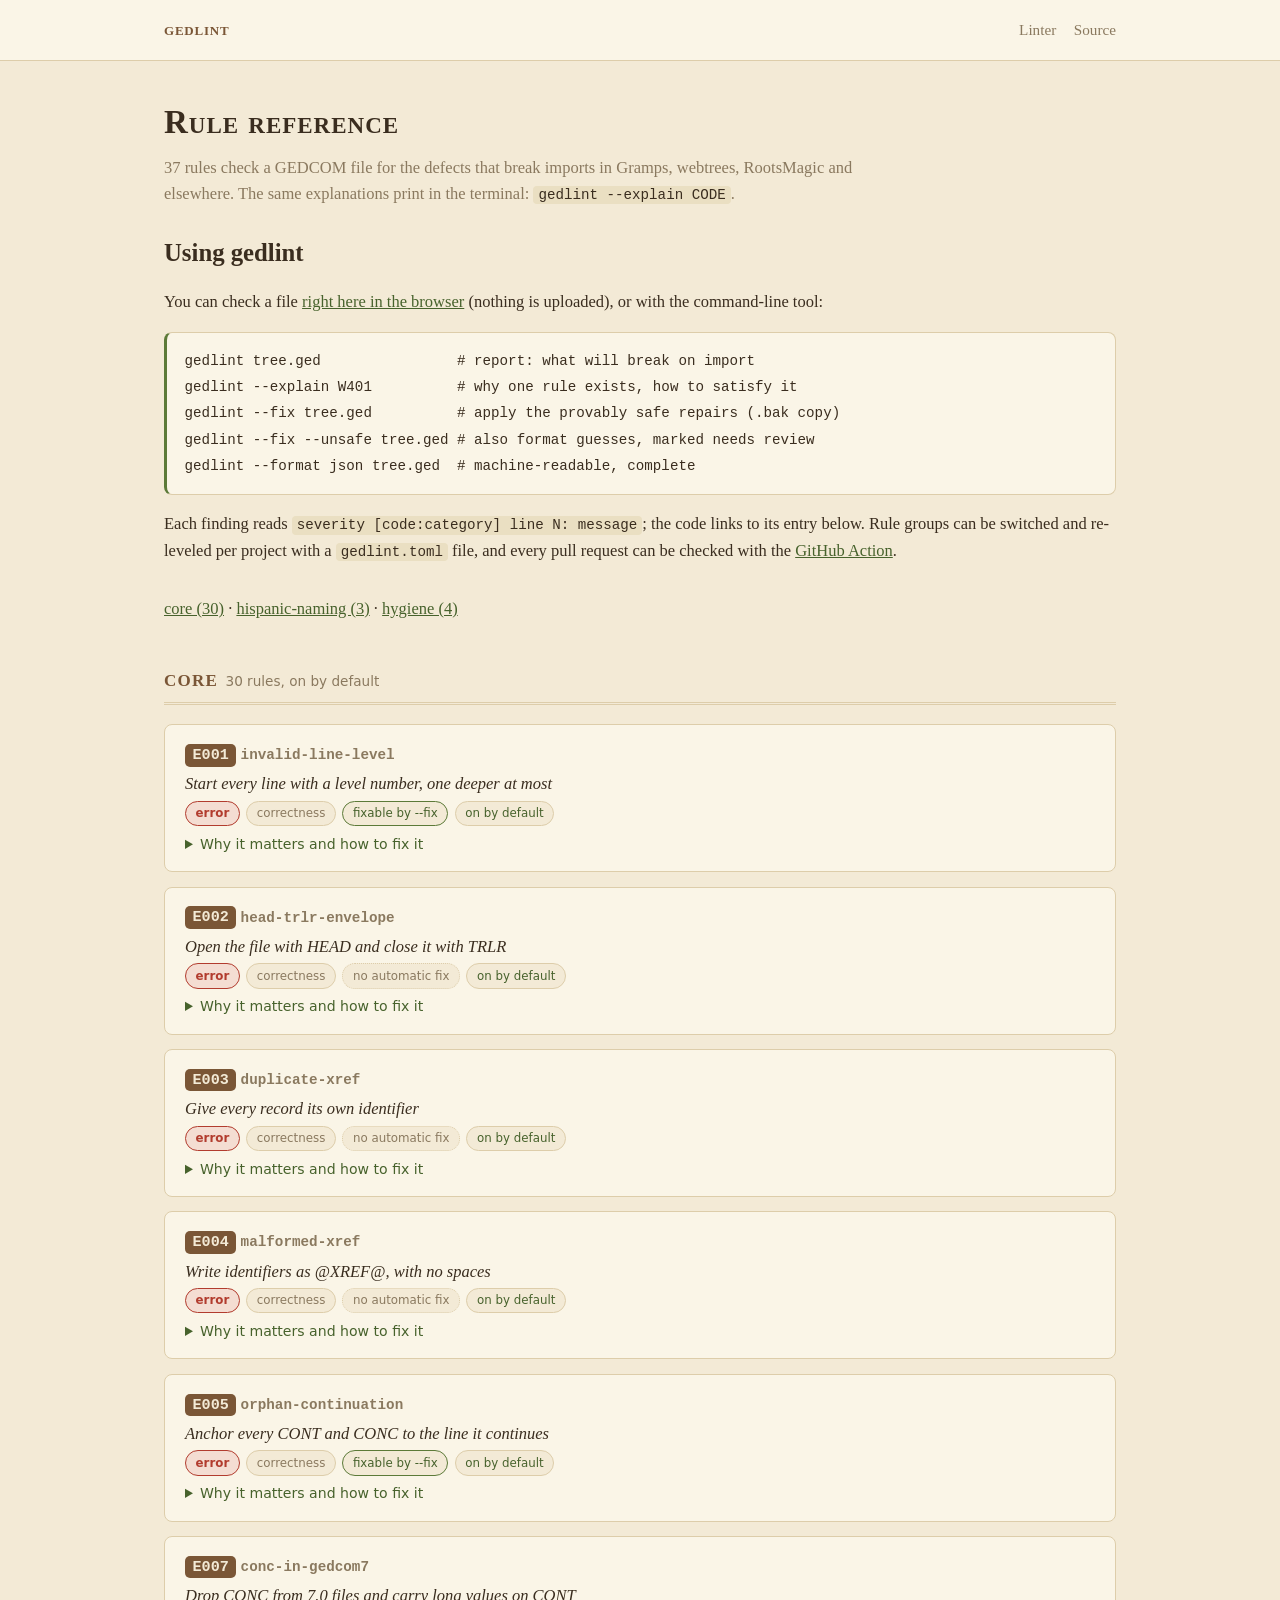
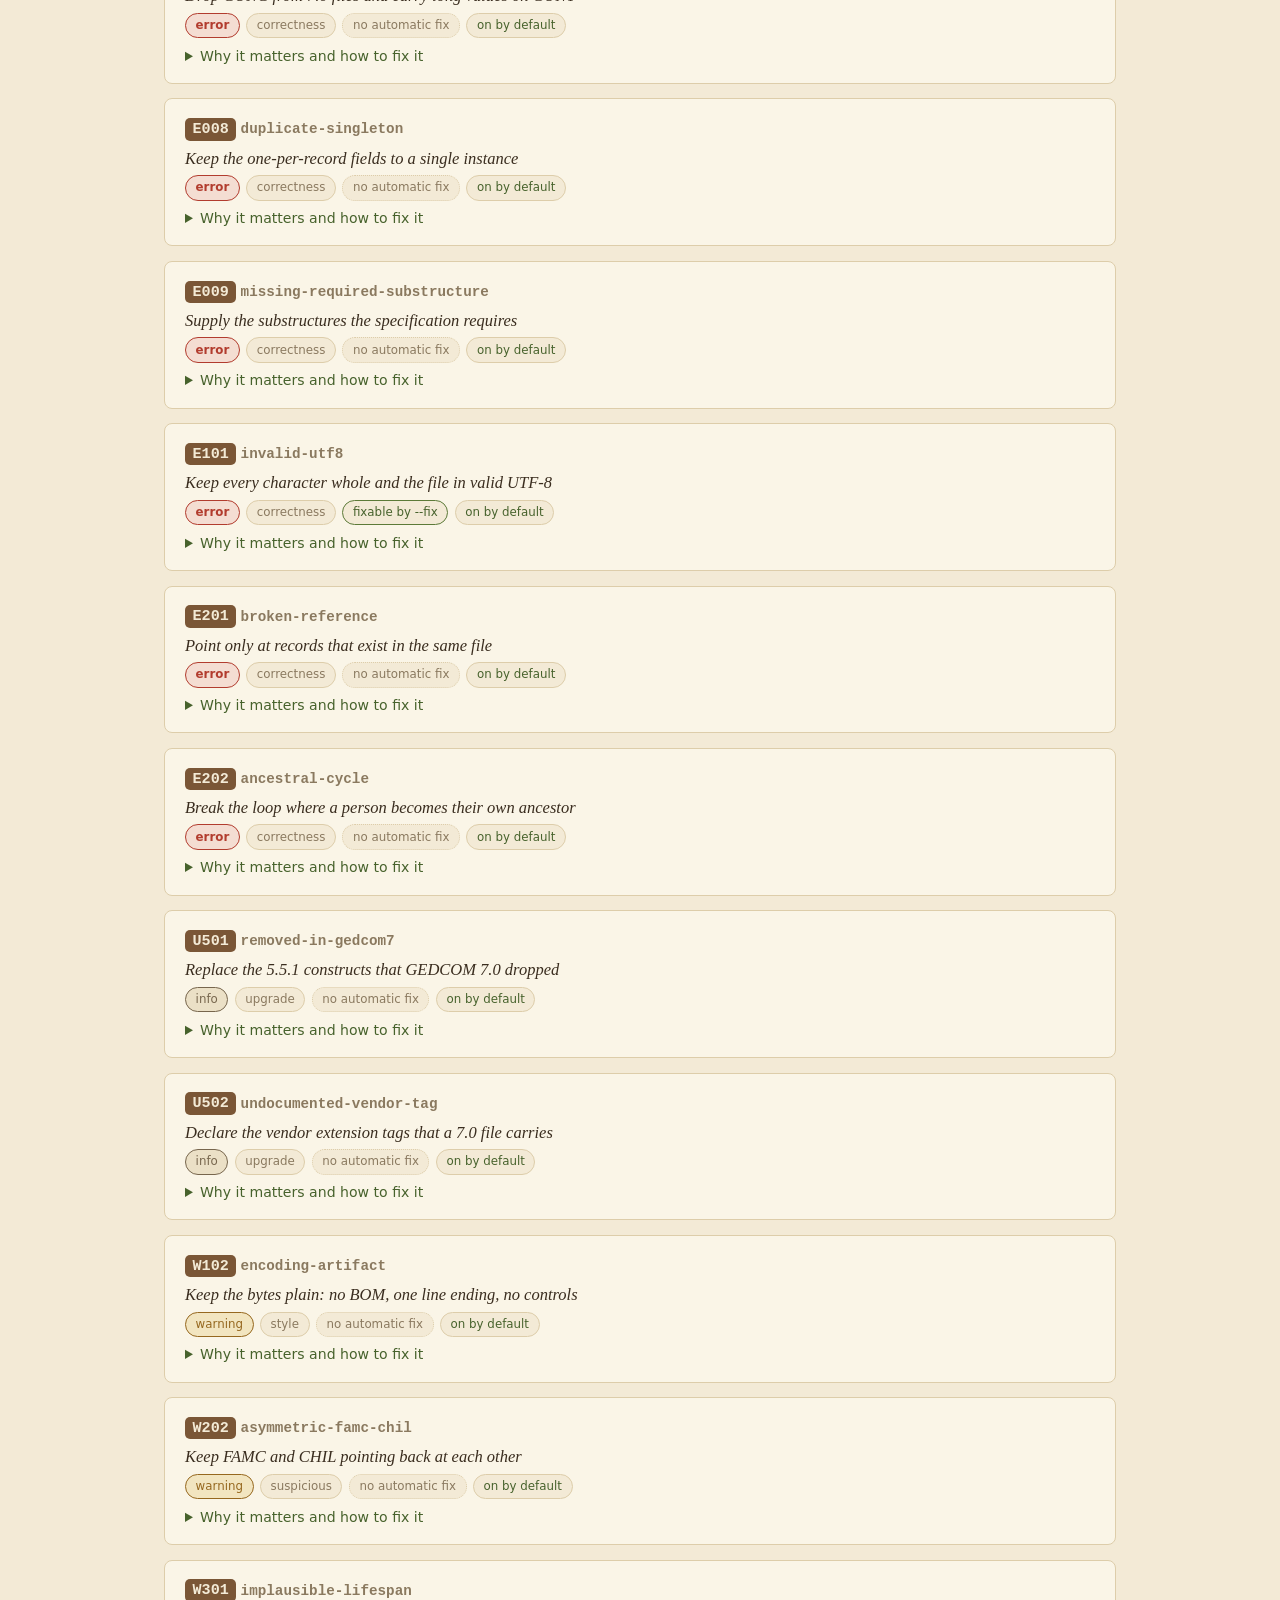
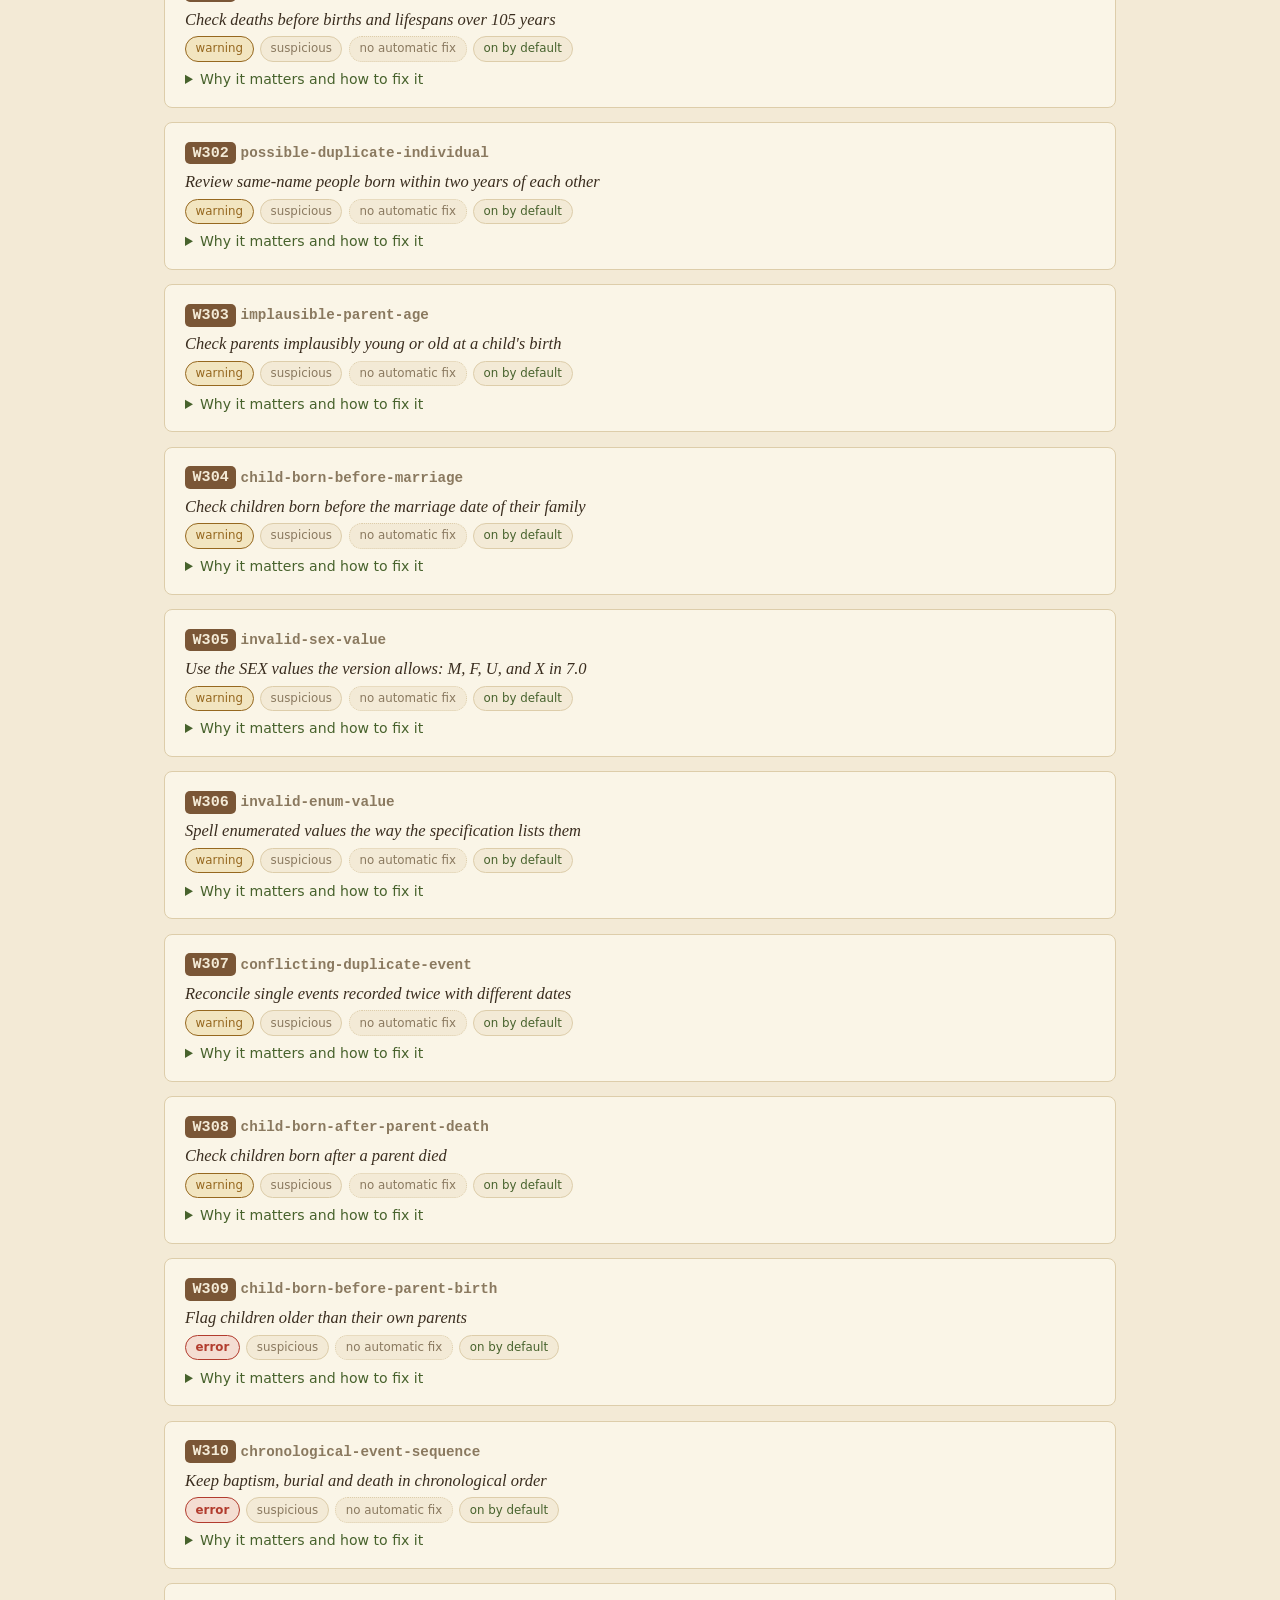
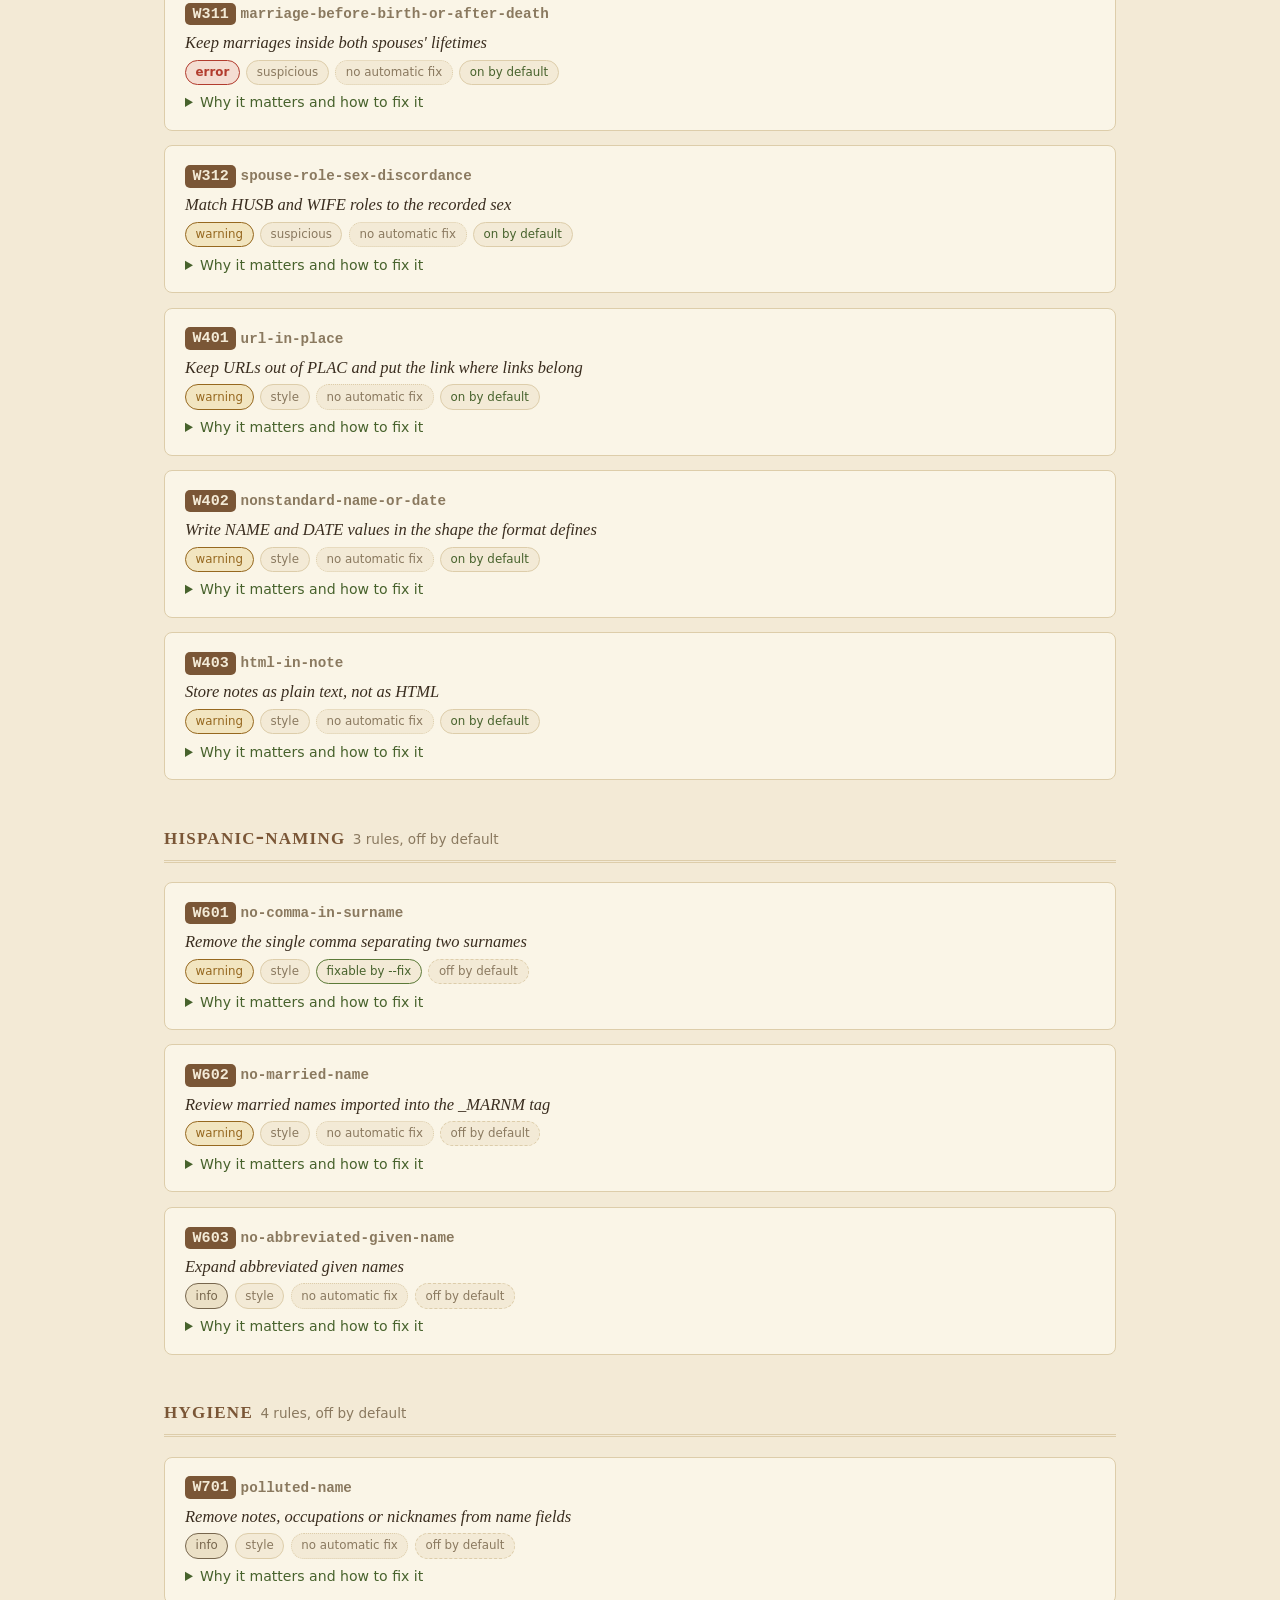
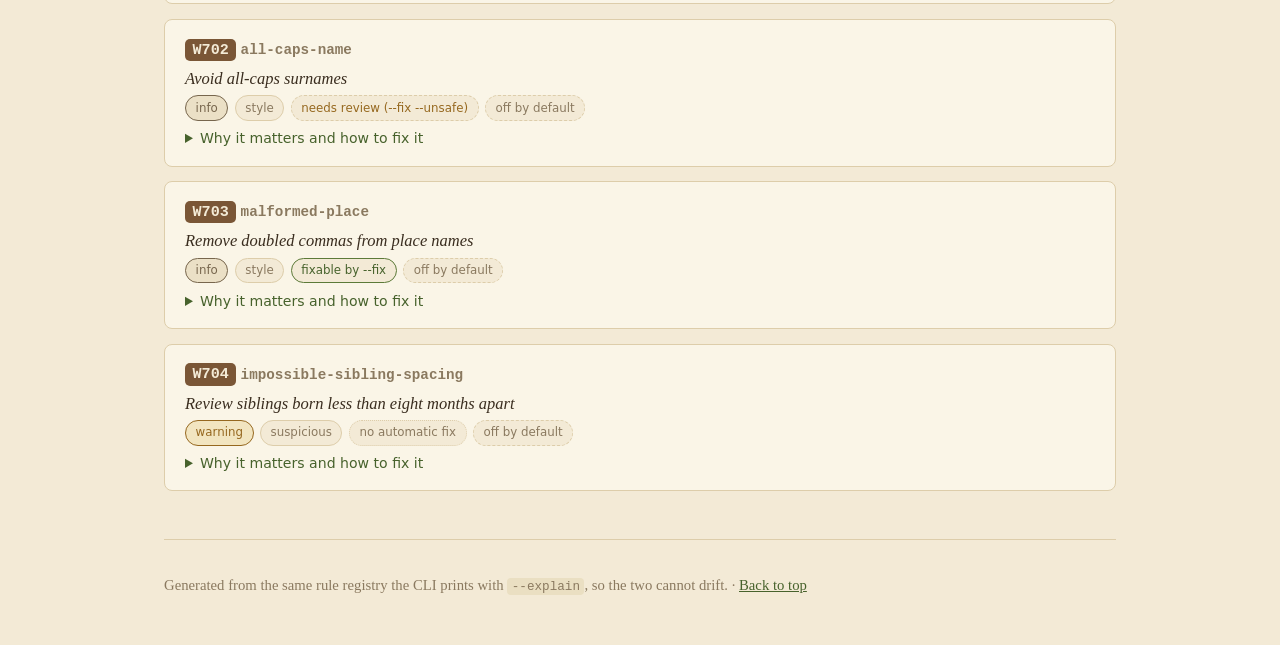
<file: web/rules.html>
<!DOCTYPE html>
<html lang="en">
<head>
<meta charset="utf-8">
<meta http-equiv="Content-Security-Policy" content="default-src 'none'; style-src 'self'; img-src data:; base-uri 'none'; form-action 'none'">
<meta name="viewport" content="width=device-width, initial-scale=1">
<meta name="color-scheme" content="light dark">
<meta name="description" content="Every gedlint rule: what breaks in Gramps, webtrees, RootsMagic and other genealogy software, and how to fix it.">
<title>gedlint rules reference</title>
<link rel="stylesheet" href="rules.css">
</head>
<body class="style-reference" id="top">
<header class="site-head"><div class="wrap head-row"><span class="brand">gedlint</span><nav class="head-nav"><a href="index.html">Linter</a><a href="https://github.com/pmontp19/gedlint" rel="noopener">Source</a></nav></div></header>
<main class="wrap">
<h1>Rule reference</h1>
<p class="lede">37 rules check a GEDCOM file for the defects that break imports in Gramps, webtrees, RootsMagic and elsewhere. The same explanations print in the terminal: <code>gedlint --explain CODE</code>.</p>
<section class="usage" id="usage">
<h2>Using gedlint</h2>
<p>You can check a file <a href="index.html">right here in the browser</a> (nothing is uploaded), or with the command-line tool:</p>
<pre><code>gedlint tree.ged                # report: what will break on import
gedlint --explain W401          # why one rule exists, how to satisfy it
gedlint --fix tree.ged          # apply the provably safe repairs (.bak copy)
gedlint --fix --unsafe tree.ged # also format guesses, marked needs review
gedlint --format json tree.ged  # machine-readable, complete</code></pre>
<p>Each finding reads <code>severity [code:category] line N: message</code>; the code links to its entry below. Rule groups can be switched and re-leveled per project with a <code>gedlint.toml</code> file, and every pull request can be checked with the <a href="https://github.com/pmontp19/gedlint#github-action" rel="noopener">GitHub Action</a>.</p>
</section>
<nav class="toc" aria-label="Rules">
<p><a href="#rs-core">core (30)</a> &middot; <a href="#rs-hispanic-naming">hispanic-naming (3)</a> &middot; <a href="#rs-hygiene">hygiene (4)</a></p>
</nav>
<section class="ruleset" id="rs-core">
<h2>core <span class="rs-meta">30 rules, on by default</span></h2>
<article class="rule" id="E001">
<h3><a class="anchor" href="#E001"><code>E001</code></a> <span class="rname">invalid-line-level</span></h3>
<p class="rtitle">Start every line with a level number, one deeper at most</p>
<ul class="badges">
<li class="b sev-error">error</li>
<li class="b cat">correctness</li>
<li class="b fix-safe">fixable by --fix</li>
<li class="b on">on by default</li>
</ul>
<details>
<summary>Why it matters and how to fix it</summary>
<h4>Why it matters</h4>
<p>The level number at the start of a line is the only thing that says what the line belongs to. A line without one (a note or a source transcription that wrapped onto its own line is the usual cause) or a line that jumps two levels at once leaves the importer with nowhere to put the text: Gramps and webtrees list it in the import log and drop it, and lenient importers hang it off the previous person. Either way the note, place or source is missing from the tree you end up with.</p>
<h4>How to fix it</h4>
<p>Continuation text belongs on a CONT line one level deeper than the line it continues: &quot;1 NOTE first part&quot; followed by &quot;2 CONT second part&quot;. <code>gedlint --fix</code> adds that prefix for you. For a level jump, add the missing intermediate line or lower the level so it grows by one at most.</p>
</details>
</article>
<article class="rule" id="E002">
<h3><a class="anchor" href="#E002"><code>E002</code></a> <span class="rname">head-trlr-envelope</span></h3>
<p class="rtitle">Open the file with HEAD and close it with TRLR</p>
<ul class="badges">
<li class="b sev-error">error</li>
<li class="b cat">correctness</li>
<li class="b fix-none">no automatic fix</li>
<li class="b on">on by default</li>
</ul>
<details>
<summary>Why it matters and how to fix it</summary>
<h4>Why it matters</h4>
<p>A GEDCOM file is an envelope: HEAD first, TRLR last. Readers take the version and the character set from the header before anything else, so a file that starts with a record or ends without TRLR is commonly refused outright with &quot;not a GEDCOM file&quot;, and a program that does open it treats whatever follows TRLR as if it were not there.</p>
<h4>How to fix it</h4>
<p>Move the HEAD record to the very first line and leave a single &quot;0 TRLR&quot; as the last one. Delete anything after TRLR, or move it above TRLR when it is a real record. Two exports concatenated into one file is the usual origin.</p>
</details>
</article>
<article class="rule" id="E003">
<h3><a class="anchor" href="#E003"><code>E003</code></a> <span class="rname">duplicate-xref</span></h3>
<p class="rtitle">Give every record its own identifier</p>
<ul class="badges">
<li class="b sev-error">error</li>
<li class="b cat">correctness</li>
<li class="b fix-none">no automatic fix</li>
<li class="b on">on by default</li>
</ul>
<details>
<summary>Why it matters and how to fix it</summary>
<h4>Why it matters</h4>
<p>The @I123@ identifier is how one record points at another. When two records share it, every pointer that names it becomes ambiguous and importers resolve it to whichever of the two they read last: children end up attached to the wrong parents, or one of the two people is swallowed by the other.</p>
<h4>How to fix it</h4>
<p>Renumber one of the two records to an unused identifier and update the pointers that meant that one. If the two records are the same person exported twice, merge them in your genealogy program and export again.</p>
</details>
</article>
<article class="rule" id="E004">
<h3><a class="anchor" href="#E004"><code>E004</code></a> <span class="rname">malformed-xref</span></h3>
<p class="rtitle">Write identifiers as @XREF@, with no spaces</p>
<ul class="badges">
<li class="b sev-error">error</li>
<li class="b cat">correctness</li>
<li class="b fix-none">no automatic fix</li>
<li class="b on">on by default</li>
</ul>
<details>
<summary>Why it matters and how to fix it</summary>
<h4>Why it matters</h4>
<p>An identifier must be an @...@ token with no spaces and no nesting. A malformed one matches nothing, so every link into that record breaks at once: the person keeps their name but arrives in the new program without parents, children or sources.</p>
<h4>How to fix it</h4>
<p>Rewrite it as @ plus letters, digits or underscores plus @, for example @I42@, and make sure every pointer that references the record uses exactly the same spelling. Hand-editing a GEDCOM is where this normally comes from.</p>
</details>
</article>
<article class="rule" id="E005">
<h3><a class="anchor" href="#E005"><code>E005</code></a> <span class="rname">orphan-continuation</span></h3>
<p class="rtitle">Anchor every CONT and CONC to the line it continues</p>
<ul class="badges">
<li class="b sev-error">error</li>
<li class="b cat">correctness</li>
<li class="b fix-safe">fixable by --fix</li>
<li class="b on">on by default</li>
</ul>
<details>
<summary>Why it matters and how to fix it</summary>
<h4>Why it matters</h4>
<p>CONT and CONC continue the value of the line directly above them, one level up, and they never nest inside each other. One that hangs from nothing, or from another CONT or CONC, continues nothing: strict importers drop the text and lenient ones paste it into a neighbouring field. Long notes and record transcriptions are what usually come out mangled. A CONT nested under a CONC has only one possible meaning: it continues the same value the CONC continues, and only its level number is wrong.</p>
<h4>How to fix it</h4>
<p>Put the CONT or CONC line exactly one level below the value line it belongs to, and never chain one under another: &quot;1 NOTE line one&quot;, &quot;2 CONT line two&quot;, &quot;2 CONT line three&quot;. <code>gedlint --fix</code> rewrites the level of a nested continuation for you, and only the number in column one changes, so you can judge the result against the text. A CONT or CONC with no line above it at all is left for you to place, because only you know which value it was meant to continue.</p>
</details>
</article>
<article class="rule" id="E007">
<h3><a class="anchor" href="#E007"><code>E007</code></a> <span class="rname">conc-in-gedcom7</span></h3>
<p class="rtitle">Drop CONC from 7.0 files and carry long values on CONT</p>
<ul class="badges">
<li class="b sev-error">error</li>
<li class="b cat">correctness</li>
<li class="b fix-none">no automatic fix</li>
<li class="b on">on by default</li>
</ul>
<details>
<summary>Why it matters and how to fix it</summary>
<h4>Why it matters</h4>
<p>GEDCOM 7 removed CONC and reserved the tag (spec 1.3), so a 7.0 reader is entitled to refuse the file outright or to skip the line. Skipping it costs you the tail of the value: a long note or place name arrives cut off exactly where the exporter chose to split it, and nothing says so.</p>
<h4>How to fix it</h4>
<p>Join the CONC fragments back into the value of their parent line, which 7.0 allows because it has no line-length limit, and keep CONT only where you want a real line break. Staying on 5.5.1 is the other valid answer if you are not migrating yet.</p>
</details>
</article>
<article class="rule" id="E008">
<h3><a class="anchor" href="#E008"><code>E008</code></a> <span class="rname">duplicate-singleton</span></h3>
<p class="rtitle">Keep the one-per-record fields to a single instance</p>
<ul class="badges">
<li class="b sev-error">error</li>
<li class="b cat">correctness</li>
<li class="b fix-none">no automatic fix</li>
<li class="b on">on by default</li>
</ul>
<details>
<summary>Why it matters and how to fix it</summary>
<h4>Why it matters</h4>
<p>The specification allows exactly one SEX per person, one HUSB and one WIFE per family, one GEDC in the header, and one of each detail such as DATE, PLAC or CAUS inside a given event block. A second copy is almost always a merge leftover, and importers silently keep whichever they read first or last: the birth date your program shows afterwards may not be the one you meant to keep.</p>
<h4>How to fix it</h4>
<p>Decide which value is right, delete the other, and give genuinely different information its own block. A second marriage is a second MARR event, not a second DATE inside the first one.</p>
</details>
</article>
<article class="rule" id="E009">
<h3><a class="anchor" href="#E009"><code>E009</code></a> <span class="rname">missing-required-substructure</span></h3>
<p class="rtitle">Supply the substructures the specification requires</p>
<ul class="badges">
<li class="b sev-error">error</li>
<li class="b cat">correctness</li>
<li class="b fix-none">no automatic fix</li>
<li class="b on">on by default</li>
</ul>
<details>
<summary>Why it matters and how to fix it</summary>
<h4>Why it matters</h4>
<p>Some lines are not optional. The header needs GEDC with its VERS, which is how a reader learns whether the file is 5.5.1 or 7.0; in 7.0 a custom EVEN or FACT needs a TYPE and an LDS ordinance STAT needs a DATE. Without the version the importer guesses, and guessing wrong changes how dates, names and the character encoding are read for the entire file.</p>
<h4>How to fix it</h4>
<p>Add the missing lines: &quot;1 GEDC&quot; with &quot;2 VERS 5.5.1&quot; (or 7.0) inside HEAD, a &quot;2 TYPE ...&quot; under each custom EVEN or FACT, and a DATE under each ordinance STAT.</p>
</details>
</article>
<article class="rule" id="E101">
<h3><a class="anchor" href="#E101"><code>E101</code></a> <span class="rname">invalid-utf8</span></h3>
<p class="rtitle">Keep every character whole and the file in valid UTF-8</p>
<ul class="badges">
<li class="b sev-error">error</li>
<li class="b cat">correctness</li>
<li class="b fix-safe">fixable by --fix</li>
<li class="b on">on by default</li>
</ul>
<details>
<summary>Why it matters and how to fix it</summary>
<h4>Why it matters</h4>
<p>MyHeritage cuts long values at a fixed byte count, and when the cut falls inside an accented character its two halves end up on different CONC lines. What is left is not valid UTF-8: where &quot;José&quot; belongs the importer shows a replacement box or a truncated &quot;Jos&quot;, and some readers refuse the file outright. The same rule fires when the file is not UTF-8 at all while presenting itself as UTF-8.</p>
<h4>How to fix it</h4>
<p><code>gedlint --fix</code> rejoins the split characters, which is a safe and invertible repair. If the whole file is in a legacy encoding instead, convert it to UTF-8, or declare the real encoding in &quot;1 CHAR&quot; so readers stop decoding it as UTF-8.</p>
</details>
</article>
<article class="rule" id="E201">
<h3><a class="anchor" href="#E201"><code>E201</code></a> <span class="rname">broken-reference</span></h3>
<p class="rtitle">Point only at records that exist in the same file</p>
<ul class="badges">
<li class="b sev-error">error</li>
<li class="b cat">correctness</li>
<li class="b fix-none">no automatic fix</li>
<li class="b on">on by default</li>
</ul>
<details>
<summary>Why it matters and how to fix it</summary>
<h4>Why it matters</h4>
<p>A pointer such as &quot;1 FAMC @F12@&quot; promises that @F12@ is in the file. When it is not, the link is simply lost on import: the child arrives without parents, the citation without its source, the person without their photograph. A partial export of a larger tree, or a record deleted by hand, is the classic cause.</p>
<h4>How to fix it</h4>
<p>Either add the missing record to the file or delete the pointer that names it. In 7.0, @VOID@ is the correct way to say &quot;deliberately nothing here&quot;. When the file came from a filtered export, re-export the whole tree instead.</p>
</details>
</article>
<article class="rule" id="E202">
<h3><a class="anchor" href="#E202"><code>E202</code></a> <span class="rname">ancestral-cycle</span></h3>
<p class="rtitle">Break the loop where a person becomes their own ancestor</p>
<ul class="badges">
<li class="b sev-error">error</li>
<li class="b cat">correctness</li>
<li class="b fix-none">no automatic fix</li>
<li class="b on">on by default</li>
</ul>
<details>
<summary>Why it matters and how to fix it</summary>
<h4>Why it matters</h4>
<p>A directed cycle through parent links (a child attached as their own grandparent after a bad merge or a mistyped identifier) has no valid reading: chart generators recurse forever or stop at an arbitrary depth, relationship calculators report contradictory paths, and exporters either loop or drop whole branches without warning.</p>
<h4>How to fix it</h4>
<p>Follow the chain named in the message and unlink the wrong parent or child connection in your genealogy program, then export again. When two records describe the same person, merge them instead of linking them as parent and child.</p>
</details>
</article>
<article class="rule" id="U501">
<h3><a class="anchor" href="#U501"><code>U501</code></a> <span class="rname">removed-in-gedcom7</span></h3>
<p class="rtitle">Replace the 5.5.1 constructs that GEDCOM 7.0 dropped</p>
<ul class="badges">
<li class="b sev-info">info</li>
<li class="b cat">upgrade</li>
<li class="b fix-none">no automatic fix</li>
<li class="b on">on by default</li>
</ul>
<details>
<summary>Why it matters and how to fix it</summary>
<h4>Why it matters</h4>
<p>These lines are valid 5.5.1 and are not errors today: they only have no home in GEDCOM 7. RELA became the enumerated ROLE, HEAD.CHAR disappeared because 7.0 is always UTF-8, PEDI values are uppercase, and a BET range has to be complete and in chronological order. A 7.0 reader given them ignores or reports the line, so the relationship description or the date range stops travelling with your tree. One of the checks is not about the migration at all: a BET range whose years run backwards is reported on a 5.5.1 file too, because no reader expects a range to end before it starts.</p>
<h4>How to fix it</h4>
<p>When you migrate, swap RELA for an enumerated ROLE with a PHRASE holding the free text, delete &quot;1 CHAR&quot;, uppercase the PEDI value, and write ranges as &quot;BET &lt;earlier&gt; AND &lt;later&gt;&quot;. The migration guide is at gedcom.io/migrate. Apart from putting a backwards range the right way round, nothing has to change while you stay on 5.5.1.</p>
</details>
</article>
<article class="rule" id="U502">
<h3><a class="anchor" href="#U502"><code>U502</code></a> <span class="rname">undocumented-vendor-tag</span></h3>
<p class="rtitle">Declare the vendor extension tags that a 7.0 file carries</p>
<ul class="badges">
<li class="b sev-info">info</li>
<li class="b cat">upgrade</li>
<li class="b fix-none">no automatic fix</li>
<li class="b on">on by default</li>
</ul>
<details>
<summary>Why it matters and how to fix it</summary>
<h4>Why it matters</h4>
<p>Tags beginning with an underscore are private extensions: _MARNM for a married name, _UPD for MyHeritage&#39;s last-changed stamp, _APID for an Ancestry source link. They survive into 7.0 as undocumented extensions, which means every other program is entitled to drop them, and a married name recorded only in _MARNM is exactly what disappears when the tree moves to another program.</p>
<h4>How to fix it</h4>
<p>Keep the tags, and when you move to 7.0 declare them in a &quot;1 SCHMA&quot; block in the header so readers know what they mean. Copy anything you cannot afford to lose into a standard structure first: a married name fits a second &quot;1 NAME&quot; with &quot;2 TYPE MARRIED&quot; under it.</p>
</details>
</article>
<article class="rule" id="W102">
<h3><a class="anchor" href="#W102"><code>W102</code></a> <span class="rname">encoding-artifact</span></h3>
<p class="rtitle">Keep the bytes plain: no BOM, one line ending, no controls</p>
<ul class="badges">
<li class="b sev-warning">warning</li>
<li class="b cat">style</li>
<li class="b fix-none">no automatic fix</li>
<li class="b on">on by default</li>
</ul>
<details>
<summary>Why it matters and how to fix it</summary>
<h4>Why it matters</h4>
<p>A byte-order mark in front of &quot;0 HEAD&quot; stops many 5.5.x readers from recognizing the first line at all, so the file is rejected as malformed (7.0 recommends the BOM, and it is not flagged there). CRLF and LF mixed in one file confuse older parsers and make every later diff unreadable. Stray control characters ride along inside names and notes and surface as boxes or as broken text.</p>
<h4>How to fix it</h4>
<p>Save 5.5.1 files as UTF-8 without BOM, pick one line ending for the whole file, and remove the control characters from the values that carry them. None of that is automatic. Independently of this warning, and whether or not it fired, <code>gedlint --fix</code> always rewrites classic Mac CR line endings to LF: that is whole-file preprocessing, not a repair of this rule.</p>
</details>
</article>
<article class="rule" id="W202">
<h3><a class="anchor" href="#W202"><code>W202</code></a> <span class="rname">asymmetric-famc-chil</span></h3>
<p class="rtitle">Keep FAMC and CHIL pointing back at each other</p>
<ul class="badges">
<li class="b sev-warning">warning</li>
<li class="b cat">suspicious</li>
<li class="b fix-none">no automatic fix</li>
<li class="b on">on by default</li>
</ul>
<details>
<summary>Why it matters and how to fix it</summary>
<h4>Why it matters</h4>
<p>A parent-child link is written twice: the child says &quot;1 FAMC @F1@&quot; and the family answers with &quot;1 CHIL @I1@&quot;. With only one half present, what you see depends on which half your program reads first: the child shows up in the family&#39;s list but has no parents on their own page, or the reverse. The missing half is usually gone for good at the next export.</p>
<h4>How to fix it</h4>
<p>Add the line that is missing. Every &quot;1 FAMC @Fx@&quot; in a person needs a matching &quot;1 CHIL&quot; in family @Fx@, and every CHIL needs its FAMC. Re-linking the child to the family inside your genealogy program normally restores both halves at once.</p>
</details>
</article>
<article class="rule" id="W301">
<h3><a class="anchor" href="#W301"><code>W301</code></a> <span class="rname">implausible-lifespan</span></h3>
<p class="rtitle">Check deaths before births and lifespans over 105 years</p>
<ul class="badges">
<li class="b sev-warning">warning</li>
<li class="b cat">suspicious</li>
<li class="b fix-none">no automatic fix</li>
<li class="b on">on by default</li>
</ul>
<details>
<summary>Why it matters and how to fix it</summary>
<h4>Why it matters</h4>
<p>A death before a birth, or a life longer than 105 years, is nearly always a mistyped year, a date read from the wrong column of a parish register, or two different people merged into one. Nothing breaks on import, but the mistake spreads: every age, generation gap and timeline your program draws is computed from these two dates.</p>
<h4>How to fix it</h4>
<p>Open the person and compare both dates against the source. If the record really is exceptional and correct, leave it alone: this rule asks you to verify, it does not claim the data is wrong.</p>
</details>
</article>
<article class="rule" id="W302">
<h3><a class="anchor" href="#W302"><code>W302</code></a> <span class="rname">possible-duplicate-individual</span></h3>
<p class="rtitle">Review same-name people born within two years of each other</p>
<ul class="badges">
<li class="b sev-warning">warning</li>
<li class="b cat">suspicious</li>
<li class="b fix-none">no automatic fix</li>
<li class="b on">on by default</li>
</ul>
<details>
<summary>Why it matters and how to fix it</summary>
<h4>Why it matters</h4>
<p>Two records with the same name and birth years two years apart or less are the classic result of importing the same branch twice, or of a merge that matched nothing. Left alone they split one person&#39;s sources, children and photographs across two half-empty pages, and neither page tells the whole story.</p>
<h4>How to fix it</h4>
<p>Compare the two records. If they are the same person, merge them in your genealogy program, which keeps both sets of sources, and export again. If they are a nephew named after their uncle, which happens constantly, nothing needs to change.</p>
</details>
</article>
<article class="rule" id="W303">
<h3><a class="anchor" href="#W303"><code>W303</code></a> <span class="rname">implausible-parent-age</span></h3>
<p class="rtitle">Check parents implausibly young or old at a child&#39;s birth</p>
<ul class="badges">
<li class="b sev-warning">warning</li>
<li class="b cat">suspicious</li>
<li class="b fix-none">no automatic fix</li>
<li class="b on">on by default</li>
</ul>
<details>
<summary>Why it matters and how to fix it</summary>
<h4>Why it matters</h4>
<p>A parent under 13, a mother over 50 or a father over 70 at a child&#39;s birth usually means the child is attached to the wrong generation, most often a grandparent linked as a parent. The tree then has one generation too few, and every descendant chart and relationship calculation drawn from it is wrong from that point down.</p>
<h4>How to fix it</h4>
<p>Check whether the child belongs to this family or to the next generation, and check the two birth years for a transposed digit. Late fathers and very young mothers are real, so verify the record rather than assume the link is wrong.</p>
</details>
</article>
<article class="rule" id="W304">
<h3><a class="anchor" href="#W304"><code>W304</code></a> <span class="rname">child-born-before-marriage</span></h3>
<p class="rtitle">Check children born before the marriage date of their family</p>
<ul class="badges">
<li class="b sev-warning">warning</li>
<li class="b cat">suspicious</li>
<li class="b fix-none">no automatic fix</li>
<li class="b on">on by default</li>
</ul>
<details>
<summary>Why it matters and how to fix it</summary>
<h4>Why it matters</h4>
<p>This is often simply true and needs no change at all. It is flagged because the other common cause is a wrong marriage year, or a child of an earlier union attached to the later family, which puts that child in the wrong household in every report and chart your program prints.</p>
<h4>How to fix it</h4>
<p>Verify the marriage date and which family the child belongs to. When the birth really does precede the marriage, leave it as it stands, or record the earlier union as its own family so the child sits where they belong.</p>
</details>
</article>
<article class="rule" id="W305">
<h3><a class="anchor" href="#W305"><code>W305</code></a> <span class="rname">invalid-sex-value</span></h3>
<p class="rtitle">Use the SEX values the version allows: M, F, U, and X in 7.0</p>
<ul class="badges">
<li class="b sev-warning">warning</li>
<li class="b cat">suspicious</li>
<li class="b fix-none">no automatic fix</li>
<li class="b on">on by default</li>
</ul>
<details>
<summary>Why it matters and how to fix it</summary>
<h4>Why it matters</h4>
<p>SEX carries one letter: M, F or U in 5.5.1, plus X in 7.0. Anything else, a whole word or a blank value included, is not understood, so importers store U instead. The person then shows up with a neutral icon and drops out of the &quot;sons&quot; and &quot;daughters&quot; listings your program builds from this field.</p>
<h4>How to fix it</h4>
<p>Write &quot;1 SEX M&quot;, &quot;1 SEX F&quot; or &quot;1 SEX U&quot;, and &quot;1 SEX X&quot; only in a 7.0 file. Anything you want to say in words about a person&#39;s gender belongs in a NOTE, not in this field.</p>
</details>
</article>
<article class="rule" id="W306">
<h3><a class="anchor" href="#W306"><code>W306</code></a> <span class="rname">invalid-enum-value</span></h3>
<p class="rtitle">Spell enumerated values the way the specification lists them</p>
<ul class="badges">
<li class="b sev-warning">warning</li>
<li class="b cat">suspicious</li>
<li class="b fix-none">no automatic fix</li>
<li class="b on">on by default</li>
</ul>
<details>
<summary>Why it matters and how to fix it</summary>
<h4>Why it matters</h4>
<p>Fields such as PEDI, ROLE, QUAY, RESN, NAME.TYPE, FAMC.STAT, an ordinance STAT, HEAD.CHAR and the media type of a FILE take their value from a fixed list. A value outside the list is dropped rather than adapted: an adoption recorded as &quot;2 PEDI adopted child&quot; imports as an ordinary birth relationship, and the fact that the child was adopted is gone from the tree.</p>
<h4>How to fix it</h4>
<p>Use the listed value named in the message; 7.0 wants the exact uppercase spelling, 5.5.1 accepts any case. When none of them fits, that is what OTHER is for: put it there and write the real wording in a PHRASE beside it.</p>
</details>
</article>
<article class="rule" id="W307">
<h3><a class="anchor" href="#W307"><code>W307</code></a> <span class="rname">conflicting-duplicate-event</span></h3>
<p class="rtitle">Reconcile single events recorded twice with different dates</p>
<ul class="badges">
<li class="b sev-warning">warning</li>
<li class="b cat">suspicious</li>
<li class="b fix-none">no automatic fix</li>
<li class="b on">on by default</li>
</ul>
<details>
<summary>Why it matters and how to fix it</summary>
<h4>Why it matters</h4>
<p>A person is born, christened, baptized, confirmed and buried once each, and a given marriage or divorce happens on a single date, so one of those events twice with two different dates is the fingerprint of a merge where neither date won. Programs keep one of them, usually the first, so the date you end up looking at may not be the researched one and the other is lost at the next export. A remarriage, MARR then DIV then MARR, is a legitimate sequence and is not flagged.</p>
<h4>How to fix it</h4>
<p>Keep the date you can source, delete the other, and put the rejected one in a NOTE if it is worth remembering. When both dates are right because they describe two different occasions, give each its own event block with its own PLAC and SOUR.</p>
</details>
</article>
<article class="rule" id="W308">
<h3><a class="anchor" href="#W308"><code>W308</code></a> <span class="rname">child-born-after-parent-death</span></h3>
<p class="rtitle">Check children born after a parent died</p>
<ul class="badges">
<li class="b sev-warning">warning</li>
<li class="b cat">suspicious</li>
<li class="b fix-none">no automatic fix</li>
<li class="b on">on by default</li>
</ul>
<details>
<summary>Why it matters and how to fix it</summary>
<h4>Why it matters</h4>
<p>A birth after the mother&#39;s death, or more than a year after the father&#39;s death, usually means the child is attached to the wrong parents or a death year lost a digit. Nothing breaks on import, but every descendant timeline and relationship path drawn below that link inherits the wrong household.</p>
<h4>How to fix it</h4>
<p>Compare the child&#39;s birth date against both parents&#39; death dates in the sources. Fathers allow one year of slack for a posthumous birth; anything beyond that, or any birth after the mother&#39;s death, belongs to another family or needs a corrected year.</p>
</details>
</article>
<article class="rule" id="W309">
<h3><a class="anchor" href="#W309"><code>W309</code></a> <span class="rname">child-born-before-parent-birth</span></h3>
<p class="rtitle">Flag children older than their own parents</p>
<ul class="badges">
<li class="b sev-error">error</li>
<li class="b cat">suspicious</li>
<li class="b fix-none">no automatic fix</li>
<li class="b on">on by default</li>
</ul>
<details>
<summary>Why it matters and how to fix it</summary>
<h4>Why it matters</h4>
<p>A child born in the same year as a parent or earlier cannot be that couple&#39;s child: the link almost always joins two generations, typically a grandparent recorded as a parent. Charts built from it lose a generation and every relationship below that point is computed one step wrong.</p>
<h4>How to fix it</h4>
<p>Move the child to the family where they belong, usually one generation down, or correct the birth year that carries the transposed digit. W303 already warns on wide gaps; this error marks the gap that cannot happen.</p>
</details>
</article>
<article class="rule" id="W310">
<h3><a class="anchor" href="#W310"><code>W310</code></a> <span class="rname">chronological-event-sequence</span></h3>
<p class="rtitle">Keep baptism, burial and death in chronological order</p>
<ul class="badges">
<li class="b sev-error">error</li>
<li class="b cat">suspicious</li>
<li class="b fix-none">no automatic fix</li>
<li class="b on">on by default</li>
</ul>
<details>
<summary>Why it matters and how to fix it</summary>
<h4>Why it matters</h4>
<p>A christening or baptism before the birth, a burial before the death, or a baptism after the death is nearly always a date attached to the wrong event or the wrong person after a merge. Timelines and age calculations built from these dates place the person&#39;s whole life in the wrong order.</p>
<h4>How to fix it</h4>
<p>Open the person and compare each event date against its source, moving the stray date to the event it belongs to. Approximate, ranged, BEF and AFT qualified dates are not flagged, because an inexact date near a boundary proves nothing.</p>
</details>
</article>
<article class="rule" id="W311">
<h3><a class="anchor" href="#W311"><code>W311</code></a> <span class="rname">marriage-before-birth-or-after-death</span></h3>
<p class="rtitle">Keep marriages inside both spouses&#39; lifetimes</p>
<ul class="badges">
<li class="b sev-error">error</li>
<li class="b cat">suspicious</li>
<li class="b fix-none">no automatic fix</li>
<li class="b on">on by default</li>
</ul>
<details>
<summary>Why it matters and how to fix it</summary>
<h4>Why it matters</h4>
<p>A marriage dated before either spouse was born or after either spouse died usually attaches the wrong couple to the family or carries a marriage year from a different union. Family reports then show a household that could never have existed, with children assigned to it.</p>
<h4>How to fix it</h4>
<p>Verify the marriage date and that the two spouses are the right pair. When the date belongs to an earlier or later union, record that union as its own family instead of reusing this one. Each marriage in the family is checked, and BEF or AFT qualified dates are not flagged against the side their uncertainty covers.</p>
</details>
</article>
<article class="rule" id="W312">
<h3><a class="anchor" href="#W312"><code>W312</code></a> <span class="rname">spouse-role-sex-discordance</span></h3>
<p class="rtitle">Match HUSB and WIFE roles to the recorded sex</p>
<ul class="badges">
<li class="b sev-warning">warning</li>
<li class="b cat">suspicious</li>
<li class="b fix-none">no automatic fix</li>
<li class="b on">on by default</li>
</ul>
<details>
<summary>Why it matters and how to fix it</summary>
<h4>Why it matters</h4>
<p>A family whose HUSB is recorded female while its WIFE is recorded male is usually a swapped pair from manual editing or a bad import. Programs that list sons and daughters or draw pedigree symbols from these two fields then place the parents on the wrong sides of every chart. A single mismatched side alone is never flagged, because a same-sex marriage is legitimately recorded with two men or two women in these slots.</p>
<h4>How to fix it</h4>
<p>Swap the two spouse links back, or correct the SEX value that is wrong. Records without a usable SEX value are never flagged, so only a jointly inverted pair needs review.</p>
</details>
</article>
<article class="rule" id="W401">
<h3><a class="anchor" href="#W401"><code>W401</code></a> <span class="rname">url-in-place</span></h3>
<p class="rtitle">Keep URLs out of PLAC and put the link where links belong</p>
<ul class="badges">
<li class="b sev-warning">warning</li>
<li class="b cat">style</li>
<li class="b fix-none">no automatic fix</li>
<li class="b on">on by default</li>
</ul>
<details>
<summary>Why it matters and how to fix it</summary>
<h4>Why it matters</h4>
<p>MyHeritage writes the address of its place catalogue into the place name itself. The place then imports as the literal text &quot;Sabadell, https://...&quot;, which matches nothing that anyone else wrote for the same town: your place index fills up with near-duplicates, and no map lookup or place merge resolves them.</p>
<h4>How to fix it</h4>
<p>Trim the value back to the place name and move the link into a NOTE, or into a &quot;2 WWW&quot; line in 7.0. The name should read the way a person would write it: &quot;Sabadell, Valles Occidental, Barcelona, Spain&quot;.</p>
</details>
</article>
<article class="rule" id="W402">
<h3><a class="anchor" href="#W402"><code>W402</code></a> <span class="rname">nonstandard-name-or-date</span></h3>
<p class="rtitle">Write NAME and DATE values in the shape the format defines</p>
<ul class="badges">
<li class="b sev-warning">warning</li>
<li class="b cat">style</li>
<li class="b fix-none">no automatic fix</li>
<li class="b on">on by default</li>
</ul>
<details>
<summary>Why it matters and how to fix it</summary>
<h4>Why it matters</h4>
<p>A surname is delimited by a pair of slashes and a date is &quot;DD MMM YYYY&quot; with an English three-letter month. With a slash missing the importer reads the whole string as a given name, so the person files under the wrong letter and has no surname in any index. A date written &quot;gener 1901&quot; or &quot;about 1901&quot; is stored as unparsed text: it does not sort, does not filter, and never lands on a timeline.</p>
<h4>How to fix it</h4>
<p>Balance the slashes around the surname, as in &quot;1 NAME Joan /Puig i Ferrer/&quot;, and write dates as &quot;12 JAN 1901&quot;, using ABT, CAL or EST for approximations and &quot;BET x AND y&quot; for ranges. Keep the original wording in a PHRASE or a NOTE when it matters.</p>
</details>
</article>
<article class="rule" id="W403">
<h3><a class="anchor" href="#W403"><code>W403</code></a> <span class="rname">html-in-note</span></h3>
<p class="rtitle">Store notes as plain text, not as HTML</p>
<ul class="badges">
<li class="b sev-warning">warning</li>
<li class="b cat">style</li>
<li class="b fix-none">no automatic fix</li>
<li class="b on">on by default</li>
</ul>
<details>
<summary>Why it matters and how to fix it</summary>
<h4>Why it matters</h4>
<p>Exporters that keep notes in a rich-text editor write the markup out exactly as it stands, so &lt;br&gt;, &amp;nbsp; and whole &lt;notexml&gt; wrappers end up inside the note. GEDCOM notes are plain text: the receiving program prints the tags literally, and a note that looked like three tidy paragraphs on screen arrives as one paragraph full of angle brackets.</p>
<h4>How to fix it</h4>
<p>Convert the markup to plain text before exporting: a &lt;br&gt; becomes a real line break on a CONT line and a &amp;nbsp; becomes an ordinary space. Delete the wrapper elements entirely.</p>
</details>
</article>
</section>
<section class="ruleset" id="rs-hispanic-naming">
<h2>hispanic-naming <span class="rs-meta">3 rules, off by default</span></h2>
<article class="rule" id="W601">
<h3><a class="anchor" href="#W601"><code>W601</code></a> <span class="rname">no-comma-in-surname</span></h3>
<p class="rtitle">Remove the single comma separating two surnames</p>
<ul class="badges">
<li class="b sev-warning">warning</li>
<li class="b cat">style</li>
<li class="b fix-safe">fixable by --fix</li>
<li class="b off">off by default</li>
</ul>
<details>
<summary>Why it matters and how to fix it</summary>
<h4>Why it matters</h4>
<p>Iberian surnames are space-separated; the comma is an export artifact that triggers reverse-indexing in Anglo-centric software. The rule reads the surname slot of &quot;1 NAME&quot; and the &quot;2 SURN&quot; subtag, and reports a record once: the same surname written wrong in both places is one defect, not two.</p>
<h4>How to fix it</h4>
<p>Remove the comma. The rule&#39;s repair does this for you automatically when it finds exactly two tokens and one comma.</p>
</details>
</article>
<article class="rule" id="W602">
<h3><a class="anchor" href="#W602"><code>W602</code></a> <span class="rname">no-married-name</span></h3>
<p class="rtitle">Review married names imported into the _MARNM tag</p>
<ul class="badges">
<li class="b sev-warning">warning</li>
<li class="b cat">style</li>
<li class="b fix-none">no automatic fix</li>
<li class="b off">off by default</li>
</ul>
<details>
<summary>Why it matters and how to fix it</summary>
<h4>Why it matters</h4>
<p>Women do not take a husband&#39;s surname in Iberian and Latin American naming, so its presence is almost always an import artifact from Anglo-centric software.</p>
<h4>How to fix it</h4>
<p>Verify the name. If it is an artifact, delete the <code>_MARNM</code> tag. This requires manual review because deleting the tag destroys data.</p>
</details>
</article>
<article class="rule" id="W603">
<h3><a class="anchor" href="#W603"><code>W603</code></a> <span class="rname">no-abbreviated-given-name</span></h3>
<p class="rtitle">Expand abbreviated given names</p>
<ul class="badges">
<li class="b sev-info">info</li>
<li class="b cat">style</li>
<li class="b fix-none">no automatic fix</li>
<li class="b off">off by default</li>
</ul>
<details>
<summary>Why it matters and how to fix it</summary>
<h4>Why it matters</h4>
<p>Abbreviated given names like Mª, Ma., Fco., Jph. are ambiguous and make searching difficult in consumer software, as users rarely guess the exact abbreviation used when searching for a person in an index. The rule reads the whole &quot;1 NAME&quot; value and the &quot;2 GIVN&quot; subtag, and reports a record once.</p>
<h4>How to fix it</h4>
<p>Write out the full name instead so that consumer software can index it properly and users can find the person without guessing abbreviations.</p>
</details>
</article>
</section>
<section class="ruleset" id="rs-hygiene">
<h2>hygiene <span class="rs-meta">4 rules, off by default</span></h2>
<article class="rule" id="W701">
<h3><a class="anchor" href="#W701"><code>W701</code></a> <span class="rname">polluted-name</span></h3>
<p class="rtitle">Remove notes, occupations or nicknames from name fields</p>
<ul class="badges">
<li class="b sev-info">info</li>
<li class="b cat">style</li>
<li class="b fix-none">no automatic fix</li>
<li class="b off">off by default</li>
</ul>
<details>
<summary>Why it matters and how to fix it</summary>
<h4>Why it matters</h4>
<p>Consumer software indexing names cannot separate notes or occupations from actual names. A parenthetical, asterisk or digit breaks the name index. The rule reads &quot;1 NAME&quot; and the &quot;2 SURN&quot; subtag, and reports a record once.</p>
<h4>How to fix it</h4>
<p>Move the notes, occupations or nicknames to their proper tags like NOTE, OCCU or NICK.</p>
</details>
</article>
<article class="rule" id="W702">
<h3><a class="anchor" href="#W702"><code>W702</code></a> <span class="rname">all-caps-name</span></h3>
<p class="rtitle">Avoid all-caps surnames</p>
<ul class="badges">
<li class="b sev-info">info</li>
<li class="b cat">style</li>
<li class="b fix-maybe">needs review (--fix --unsafe)</li>
<li class="b off">off by default</li>
</ul>
<details>
<summary>Why it matters and how to fix it</summary>
<h4>Why it matters</h4>
<p>Fully capitalized surnames are a long-standing genealogical convention rather than a defect, and title casing is lossy for MCDONALD, O&#39;BRIEN, DE LA O and most Iberian particles. The rule reads the surname slot of &quot;1 NAME&quot; and the &quot;2 SURN&quot; subtag, and reports a record once; a given name is out of scope, so the repair never title-cases one.</p>
<h4>How to fix it</h4>
<p>Write names in standard capitalization. You can apply a potentially unsafe automatic repair using <code>--fix --unsafe</code>.</p>
</details>
</article>
<article class="rule" id="W703">
<h3><a class="anchor" href="#W703"><code>W703</code></a> <span class="rname">malformed-place</span></h3>
<p class="rtitle">Remove doubled commas from place names</p>
<ul class="badges">
<li class="b sev-info">info</li>
<li class="b cat">style</li>
<li class="b fix-safe">fixable by --fix</li>
<li class="b off">off by default</li>
</ul>
<details>
<summary>Why it matters and how to fix it</summary>
<h4>Why it matters</h4>
<p>Doubled commas inside PLAC break the place index in consumer software, causing near-duplicates and breaking map lookups completely.</p>
<h4>How to fix it</h4>
<p>Remove the extra commas from the place name. The automatic repair <code>gedlint --fix</code> does this for you automatically.</p>
</details>
</article>
<article class="rule" id="W704">
<h3><a class="anchor" href="#W704"><code>W704</code></a> <span class="rname">impossible-sibling-spacing</span></h3>
<p class="rtitle">Review siblings born less than eight months apart</p>
<ul class="badges">
<li class="b sev-warning">warning</li>
<li class="b cat">suspicious</li>
<li class="b fix-none">no automatic fix</li>
<li class="b off">off by default</li>
</ul>
<details>
<summary>Why it matters and how to fix it</summary>
<h4>Why it matters</h4>
<p>Two children of the same mother born one to eight months apart, on exact dates, are in practice either one person entered twice with slightly different dates or children of two different unions merged into a single family. Left alone, the duplicate splits sources across two pages and the merged household misleads every sibling chart.</p>
<h4>How to fix it</h4>
<p>Compare the two birth dates against the parish register. Merge the pair when they are one person, or split the later union into its own family when two mothers were merged. Twins sharing the same day are never flagged, and families with no recorded mother are skipped because spacing cannot be measured without her.</p>
</details>
</article>
</section>
<footer class="site-foot"><p>Generated from the same rule registry the CLI prints with <code>--explain</code>, so the two cannot drift. &middot; <a href="#top">Back to top</a></p></footer>
</main>
</body>
</html>
</file>
<file: web/rules.css>
/* gedlint rules reference page. Standalone stylesheet, no framework.
   Palette distilled from the family's hand-painted tree: aged paper,
   sepia ink, trunk brown, leaf green, and the red ink of the names. */

:root {
  --bg: #f3ead6;            /* aged paper */
  --card: #faf5e7;          /* fresher paper */
  --text: #3a2d1f;          /* sepia ink */
  --muted: #8a795f;         /* faded ink */
  --border: #ddcdaa;        /* tan rule line */
  --accent: #5c7a38;        /* leaf green */
  --accent-deep: #47622c;
  --trunk: #7a5636;         /* trunk and rings */
  --error: #b23c2e;         /* red ink of the names */
  --error-bg: #f4ddd2;
  --warn: #96681f;          /* ochre */
  --warn-bg: #f2e5c0;
  --info: #77664d;          /* ring taupe */
  --info-bg: #ebe0c6;
  --code-bg: #eadfc2;
  --radius: 8px;
  --serif: Georgia, "Iowan Old Style", "Palatino Linotype", "Book Antiqua", serif;
  --mono: ui-monospace, "SF Mono", SFMono-Regular, Menlo, Consolas, monospace;
}

@media (prefers-color-scheme: dark) {
  :root {
    --bg: #211a10;          /* walnut in the shade */
    --card: #2a2214;
    --text: #ecdfc2;
    --muted: #b1a081;
    --border: #453723;
    --accent: #a9c377;
    --accent-deep: #c0d596;
    --trunk: #b08d63;
    --error: #e28a76;
    --error-bg: #3a241c;
    --warn: #d9a95c;
    --warn-bg: #352a16;
    --info: #c8b795;
    --info-bg: #322a1c;
    --code-bg: #362c1a;
  }
}

* { box-sizing: border-box; }

body {
  margin: 0;
  font-family: var(--serif);
  font-size: 16.5px;
  line-height: 1.6;
  background: var(--bg);
  color: var(--text);
}

.wrap { max-width: 62rem; margin: 0 auto; padding: 0 1.25rem; }

a { color: var(--accent-deep); }
a:hover { text-decoration-thickness: 2px; }

code {
  font-family: var(--mono);
  font-size: 0.86em;
  background: var(--code-bg);
  padding: 0.08em 0.35em;
  border-radius: 4px;
}

pre {
  background: var(--card);
  border: 1px solid var(--border);
  border-radius: var(--radius);
  padding: 0.9rem 1.1rem;
  overflow-x: auto;
}
pre code { background: none; padding: 0; }

:focus-visible {
  outline: 2px solid var(--accent);
  outline-offset: 2px;
  border-radius: 4px;
}

/* Header, same skeleton as the viewer */

.site-head { border-bottom: 1px solid var(--border); background: var(--card); }

.head-row {
  display: flex;
  align-items: center;
  justify-content: space-between;
  padding-top: 0.9rem;
  padding-bottom: 0.9rem;
}

.brand {
  font-weight: 700;
  font-size: 1.2rem;
  letter-spacing: 0.04em;
  font-variant: small-caps;
  color: var(--trunk);
}

.head-nav a {
  margin-left: 1.1rem;
  text-decoration: none;
  font-size: 0.95rem;
  color: var(--muted);
}
.head-nav a:hover { color: var(--accent-deep); }

/* Page head */

h1 {
  font-variant: small-caps;
  letter-spacing: 0.03em;
  font-weight: 700;
  margin: 2.2rem 0 0.4rem;
}

.lede { color: var(--muted); max-width: 46rem; margin-top: 0; }
.lede code { color: var(--text); }

/* Using gedlint */

.usage { margin: 1.6rem 0 2rem; }
.usage h2 { margin-bottom: 0.6rem; }
.usage pre { border-left: 3px solid var(--accent); }

/* Contents */

.toc { margin: 1.6rem 0; }
.toc h2 { margin-bottom: 0.5rem; }

.style-handbook .toc { columns: 2; column-gap: 3rem; }
.style-handbook .toc section { break-inside: avoid; }
.style-handbook .toc ul { list-style: none; margin: 0.2rem 0 1rem; padding: 0; }
.style-handbook .toc li { padding: 0.1rem 0; }
.style-handbook .toc a { text-decoration: none; }
.style-handbook .toc a:hover { text-decoration: underline; }

.style-reference .toc p, .style-cards .toc p { margin: 0.2rem 0 0; }

/* Ruleset sections */

.ruleset { margin: 2.2rem 0; }

.ruleset h2 {
  font-variant: small-caps;
  letter-spacing: 0.05em;
  color: var(--trunk);
  border-bottom: 3px double var(--border);
  padding-bottom: 0.3rem;
  margin-bottom: 1.2rem;
}

.rs-meta {
  font-variant: normal;
  letter-spacing: 0;
  font-size: 0.85rem;
  font-family: var(--sans, system-ui);
  color: var(--muted);
  font-weight: 400;
}

/* One rule */

.rule {
  background: var(--card);
  border: 1px solid var(--border);
  border-radius: var(--radius);
  padding: 1rem 1.25rem;
  margin: 0 0 0.9rem;
}

/* Deep links land on the rule: keep it clear of the top edge, mark it. */
.rule { scroll-margin-top: 1.5rem; }
.rule:target { border-color: var(--accent); box-shadow: 0 0 0 1px var(--accent); }

.rule h3 { margin: 0 0 0.15rem; font-size: 1.05rem; }

.anchor { text-decoration: none; }
.anchor code {
  background: var(--trunk);
  color: var(--bg);
  font-weight: 700;
  font-size: 0.9em;
  padding: 0.15em 0.5em;
  border-radius: 5px;
}
.anchor:hover code { background: var(--accent-deep); }

.rname { font-family: var(--mono); font-size: 0.85em; color: var(--muted); }

.rtitle { margin: 0.2rem 0 0.5rem; font-style: italic; color: var(--text); }

.badges {
  list-style: none;
  display: flex;
  flex-wrap: wrap;
  gap: 0.4rem;
  margin: 0 0 0.4rem;
  padding: 0;
  font-family: system-ui, sans-serif;
  font-size: 0.74rem;
}

.b {
  padding: 0.14rem 0.6rem;
  border-radius: 999px;
  border: 1px solid var(--border);
  color: var(--muted);
  background: var(--bg);
}

.b.sev-error   { color: var(--error); border-color: var(--error); background: var(--error-bg); font-weight: 600; }
.b.sev-warning { color: var(--warn);  border-color: var(--warn);  background: var(--warn-bg); }
.b.sev-info    { color: var(--info);  border-color: var(--info);  background: var(--info-bg); }

.b.fix-safe  { color: var(--accent-deep); border-color: var(--accent); }
.b.fix-maybe { color: var(--warn); border-style: dashed; }
.b.fix-none  { border-style: dotted; }

.b.on  { color: var(--accent-deep); }
.b.off { border-style: dashed; }

.rule h4 {
  font-variant: small-caps;
  letter-spacing: 0.04em;
  font-size: 0.95rem;
  color: var(--trunk);
  margin: 0.9rem 0 0.2rem;
}

.rule p { margin: 0.2rem 0; }

/* Folded prose (reference and cards) */

details summary {
  cursor: pointer;
  font-family: system-ui, sans-serif;
  font-size: 0.88rem;
  color: var(--accent-deep);
  margin-top: 0.2rem;
}
details[open] summary { margin-bottom: 0.3rem; }
details > h4:first-of-type { margin-top: 0.4rem; }

/* Before/after example */

.example .ex {
  display: grid;
  grid-template-columns: 1fr 1fr;
  gap: 0.8rem;
}

/* GEDCOM lines are long for a half column; keep them on screen when they fit. */
.example pre {
  font-size: 0.8rem;
  line-height: 1.5;
}

.ex-before { border-left: 3px solid var(--error); margin: 0; }
.ex-after  { border-left: 3px solid var(--accent); margin: 0; }

@media (max-width: 44rem) {
  .example .ex { grid-template-columns: 1fr; }
}

/* Cards layout: a badge-first grid per ruleset */

.style-cards .grid {
  display: grid;
  grid-template-columns: repeat(auto-fill, minmax(21rem, 1fr));
  gap: 0.9rem;
}

.style-cards .rule { margin: 0; display: flex; flex-direction: column; }
.style-cards .rule details { margin-top: auto; }

/* Handbook layout: reading measure */

.style-handbook main .rule {
  border: none;
  background: none;
  padding: 0 0 1.4rem;
  margin: 0;
  max-width: 46rem;
  border-bottom: 1px solid var(--border);
  border-radius: 0;
}
.style-handbook .rule:target { box-shadow: none; }
.style-handbook .rule:last-child { border-bottom: none; }

/* Footer */

.site-foot {
  border-top: 1px solid var(--border);
  margin-top: 3rem;
  padding: 1.2rem 0 2rem;
  color: var(--muted);
  font-size: 0.92rem;
}
</file>
